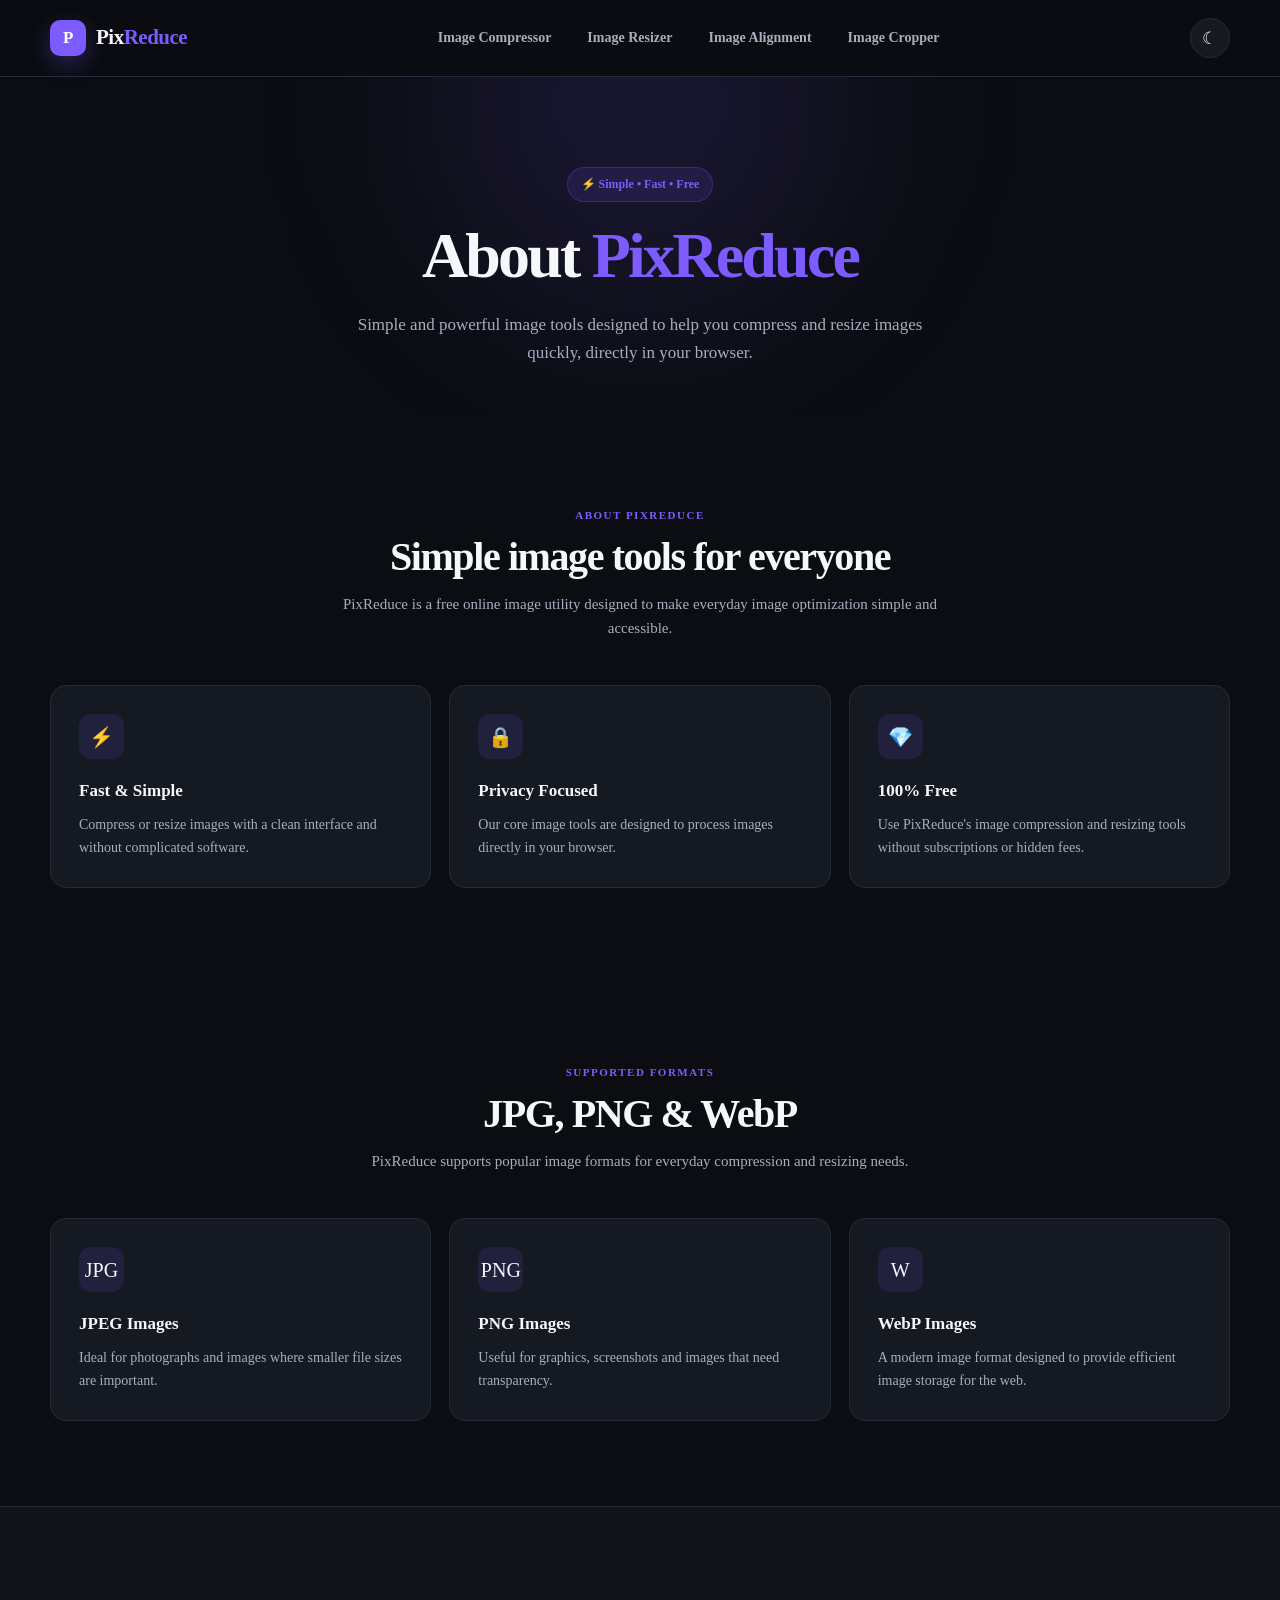
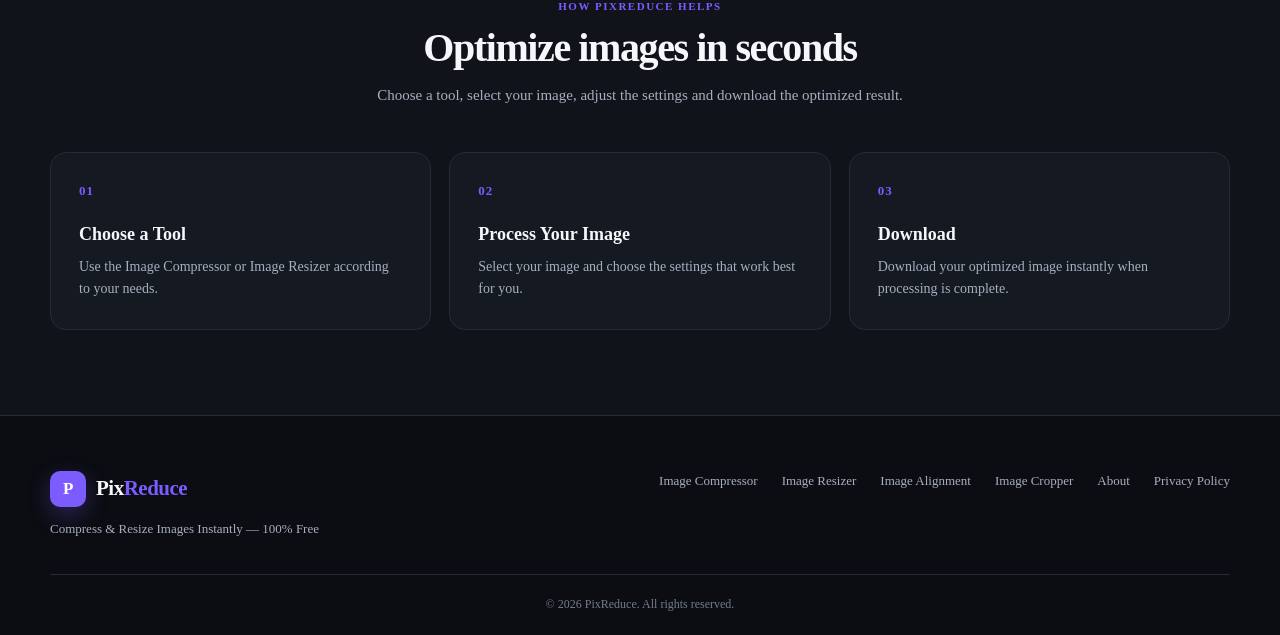
<file: about.html>
<!DOCTYPE html>
<html lang="en">
<head>
    <meta charset="UTF-8">

    <meta name="viewport" content="width=device-width, initial-scale=1.0">

    <title>About PixReduce — Free Image Tools</title>

    <meta name="description"
          content="Learn about PixReduce, a free browser-based image compressor and resizer. Your images are processed locally on your device.">

    <meta name="keywords"
          content="about PixReduce, image compressor privacy, image resizer privacy, free image tools">

    <meta name="author" content="PixReduce">
	
	
	<!-- Google tag (gtag.js) -->

	<script async src="https://www.googletagmanager.com/gtag/js?id=G-7XGEXBZPCZ"></script>

	<script>
	  window.dataLayer = window.dataLayer || [];
	  function gtag(){dataLayer.push(arguments);}
	  gtag('js', new Date());

	  gtag('config', 'G-7XGEXBZPCZ');
	</script>

	

    <!-- CSS -->
    <link rel="stylesheet" href="css/style.css">

    <!-- Favicon -->
    <link rel="icon" type="image/svg+xml" href="assets/favicon.svg">
</head>

<body>

    <!-- =========================
         HEADER / NAVBAR
    ========================== -->
    <header class="site-header">

        <div class="container navbar">

            <!-- Logo -->
            <a href="index.html" class="logo">
                <span class="logo-icon">P</span>
                <span class="logo-text">
                    Pix<span>Reduce</span>
                </span>
            </a>

            <!-- Navigation -->
            <nav class="main-nav">

                <a href="index.html" class="nav-link">
                    Image Compressor
                </a>

                <a href="resize.html" class="nav-link">
                    Image Resizer
                </a>
				
				<a href="alignment.html" class="nav-link">
					Image Alignment
				</a>

				<a href="crop.html" class="nav-link">
					Image Cropper
				</a>

            </nav>

            <!-- Theme Toggle -->
            <button
                class="theme-toggle"
                id="themeToggle"
                type="button"
                aria-label="Toggle dark and light mode">
                ☾
            </button>

        </div>

    </header>


    <!-- =========================
         MAIN CONTENT
    ========================== -->
  <main>

    <!-- HERO -->
    <section class="hero-section">

        <div class="container hero-content">

            <div class="hero-badge">
                ⚡ Simple • Fast • Free
            </div>

            <h1>
                About
                <span>PixReduce</span>
            </h1>

            <p class="hero-description">
                Simple and powerful image tools designed to help you
                compress and resize images quickly, directly in your browser.
            </p>

        </div>

    </section>


    <!-- ABOUT SECTION -->
    <section class="features-section">

        <div class="container">

            <div class="section-heading">

                <span class="section-label">
                    ABOUT PIXREDUCE
                </span>

                <h2>
                    Simple image tools for everyone
                </h2>

                <p>
                    PixReduce is a free online image utility designed to
                    make everyday image optimization simple and accessible.
                </p>

            </div>


            <div class="features-grid">

                <article class="feature-card">

                    <div class="feature-icon">
                        ⚡
                    </div>

                    <h3>
                        Fast & Simple
                    </h3>

                    <p>
                        Compress or resize images with a clean interface
                        and without complicated software.
                    </p>

                </article>


                <article class="feature-card">

                    <div class="feature-icon">
                        🔒
                    </div>

                    <h3>
                        Privacy Focused
                    </h3>

                    <p>
                        Our core image tools are designed to process images
                        directly in your browser.
                    </p>

                </article>


                <article class="feature-card">

                    <div class="feature-icon">
                        💎
                    </div>

                    <h3>
                        100% Free
                    </h3>

                    <p>
                        Use PixReduce's image compression and resizing tools
                        without subscriptions or hidden fees.
                    </p>

                </article>

            </div>

        </div>

    </section>


    <!-- SUPPORTED FORMATS -->
    <section class="features-section">

        <div class="container">

            <div class="section-heading">

                <span class="section-label">
                    SUPPORTED FORMATS
                </span>

                <h2>
                    JPG, PNG & WebP
                </h2>

                <p>
                    PixReduce supports popular image formats for everyday
                    compression and resizing needs.
                </p>

            </div>


            <div class="features-grid">

                <article class="feature-card">

                    <div class="feature-icon">
                        JPG
                    </div>

                    <h3>
                        JPEG Images
                    </h3>

                    <p>
                        Ideal for photographs and images where smaller
                        file sizes are important.
                    </p>

                </article>


                <article class="feature-card">

                    <div class="feature-icon">
                        PNG
                    </div>

                    <h3>
                        PNG Images
                    </h3>

                    <p>
                        Useful for graphics, screenshots and images that
                        need transparency.
                    </p>

                </article>


                <article class="feature-card">

                    <div class="feature-icon">
                        W
                    </div>

                    <h3>
                        WebP Images
                    </h3>

                    <p>
                        A modern image format designed to provide efficient
                        image storage for the web.
                    </p>

                </article>

            </div>

        </div>

    </section>


    <!-- HOW IT WORKS -->
    <section class="how-section">

        <div class="container">

            <div class="section-heading">

                <span class="section-label">
                    HOW PIXREDUCE HELPS
                </span>

                <h2>
                    Optimize images in seconds
                </h2>

                <p>
                    Choose a tool, select your image, adjust the settings
                    and download the optimized result.
                </p>

            </div>


            <div class="steps-grid">

                <div class="step-card">

                    <div class="step-number">
                        01
                    </div>

                    <h3>
                        Choose a Tool
                    </h3>

                    <p>
                        Use the Image Compressor or Image Resizer
                        according to your needs.
                    </p>

                </div>


                <div class="step-card">

                    <div class="step-number">
                        02
                    </div>

                    <h3>
                        Process Your Image
                    </h3>

                    <p>
                        Select your image and choose the settings
                        that work best for you.
                    </p>

                </div>


                <div class="step-card">

                    <div class="step-number">
                        03
                    </div>

                    <h3>
                        Download
                    </h3>

                    <p>
                        Download your optimized image instantly
                        when processing is complete.
                    </p>

                </div>

            </div>

        </div>

    </section>

</main>


    <!-- =========================
         FOOTER
    ========================== -->
    <footer class="site-footer">

        <div class="container footer-content">

            <div class="footer-brand">

                <a href="index.html" class="logo">
                    <span class="logo-icon">P</span>
                    <span class="logo-text">
                        Pix<span>Reduce</span>
                    </span>
                </a>

                <p>
                    Compress & Resize Images Instantly — 100% Free
                </p>

            </div>

		<div class="footer-links">

            <a href="index.html">
                Image Compressor
            </a>

            <a href="resize.html">
                Image Resizer
            </a>

            <a href="alignment.html">
                Image Alignment
            </a>

            <a href="crop.html">
                Image Cropper
            </a>

            <a href="about.html">
                About
            </a>

            <a href="privacy.html">
                Privacy Policy
            </a>

        </div>

        </div>


        <div class="container footer-bottom">

            <p>
                © 2026 PixReduce. All rights reserved.
            </p>

        </div>

    </footer>


    <!-- JavaScript -->
    <script src="js/script.js"></script>

</body>
</html>
</file>
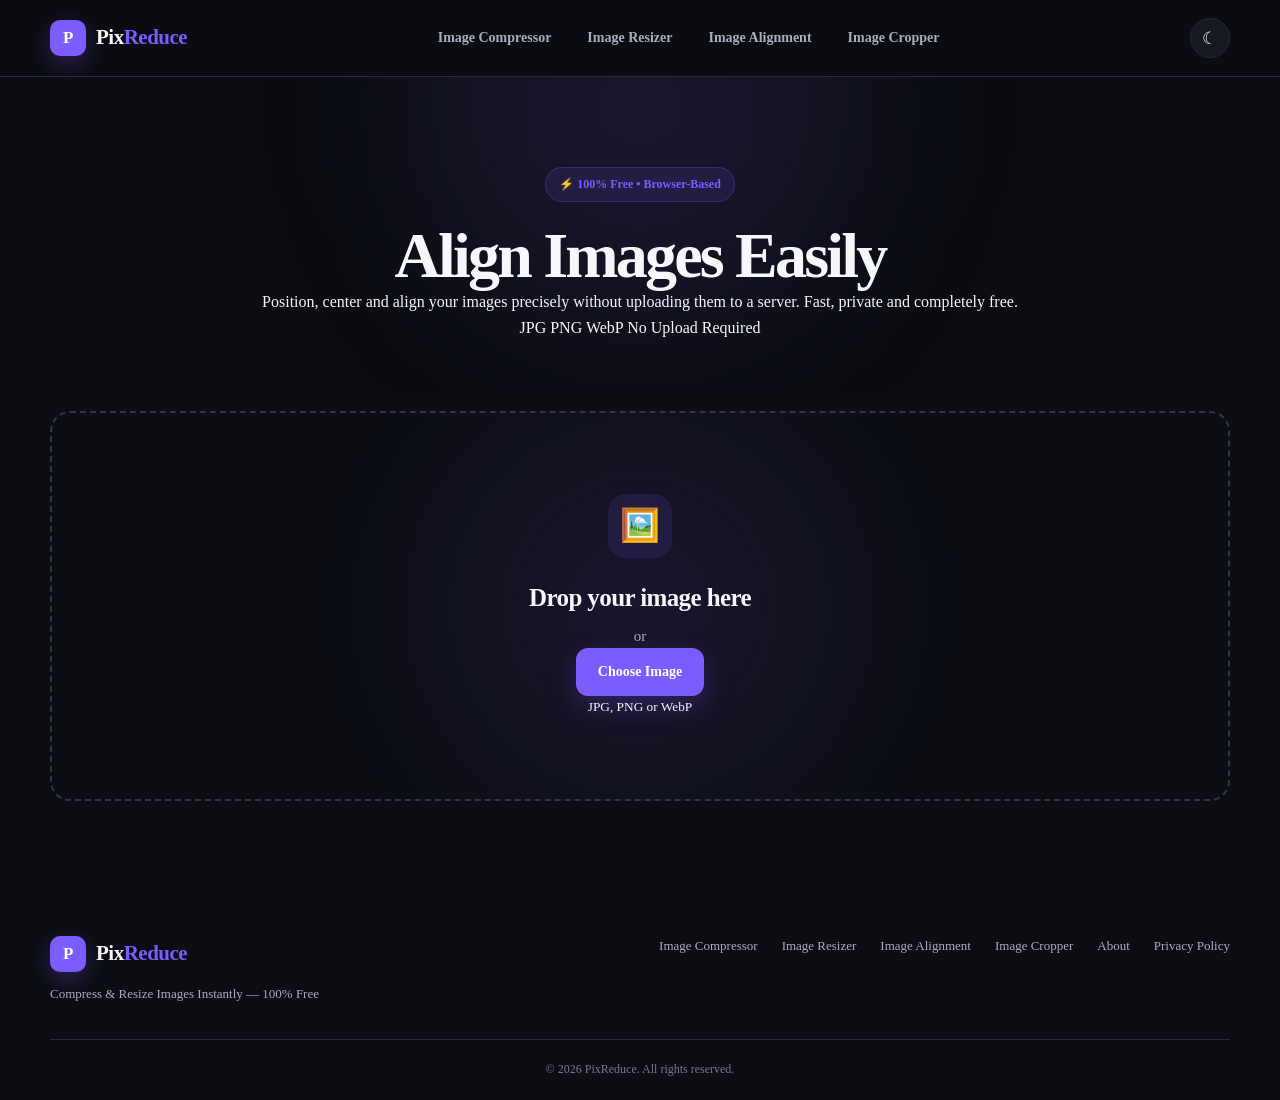
<file: alignment.html>
<!DOCTYPE html>

<html lang="en">
<head>
    <meta charset="UTF-8">
    <meta name="viewport" content="width=device-width, initial-scale=1.0">
    <meta name="description" content="Align images easily with PixReduce. Move, center and position images precisely in your browser. 100% free.">
    <meta name="keywords" content="image alignment, align image, image position tool, center image, free image tool">
    <meta name="author" content="PixReduce">
    <title>Image Alignment Tool — PixReduce</title>

<link rel="stylesheet" href="./css/style.css?v=2">

	<!-- Favicon -->
    <link rel="icon" type="image/svg+xml" href="assets/favicon.svg">
</head>

<body>

<header class="site-header">
    <div class="container navbar">
        <a href="index.html" class="logo">
            <span class="logo-icon">P</span>
            <span class="logo-text">
                Pix<span>Reduce</span>
            </span>
        </a>

    <nav class="main-nav">

           <a href="index.html" class="nav-link">
                    Image Compressor
                </a>

                <a href="resize.html" class="nav-link">
                    Image Resizer
                </a>
				
				<a href="alignment.html" class="nav-link">
					Image Alignment
				</a>

				<a href="crop.html" class="nav-link">
					Image Cropper
				</a>

    </nav>

    <button class="theme-toggle" id="themeToggle" type="button" aria-label="Toggle dark and light mode">☾</button>
</div>

</header>

<main>

<section class="hero-section">
    <div class="container hero-content">
        <div class="hero-badge">⚡ 100% Free • Browser-Based</div>

        <h1>Align Images Easily</h1>

        <p>
            Position, center and align your images precisely without uploading them to a server.
            Fast, private and completely free.
        </p>

        <div class="format-badges">
            <span>JPG</span>
            <span>PNG</span>
            <span>WebP</span>
            <span>No Upload Required</span>
        </div>
    </div>
</section>

<section class="tool-section">
    <div class="container">

        <div class="tool-card">

            <div class="upload-area" id="alignmentUploadArea">
                <div class="upload-icon">🖼️</div>

                <h2>Drop your image here</h2>

                <p>or</p>

                <button class="primary-button" id="alignmentBrowseButton" type="button">
                    Choose Image
                </button>

                <input
                    type="file"
                    id="alignmentImageInput"
                    accept="image/jpeg,image/png,image/webp"
                    hidden
                >

                <small>JPG, PNG or WebP</small>
            </div>

            <div class="alignment-workspace" id="alignmentResultArea" hidden>

                <div class="alignment-preview-panel">
                    <div class="preview-header">
                        <h3>Preview</h3>
                    </div>

                    <div class="alignment-canvas-wrap" id="alignmentCanvasWrap">
                        <canvas id="alignmentCanvas"></canvas>
                    </div>
                </div>

                <div class="alignment-controls">

                    <div class="control-group">
                        <label>Horizontal Alignment</label>

                        <div class="control-buttons">
                            <button type="button" class="secondary-button" id="alignLeftButton">
                                Left
                            </button>

                            <button type="button" class="secondary-button" id="alignCenterButton">
                                Center
                            </button>

                            <button type="button" class="secondary-button" id="alignRightButton">
                                Right
                            </button>
                        </div>
                    </div>

                    <div class="control-group">
                        <label>Vertical Alignment</label>

                        <div class="control-buttons">
                            <button type="button" class="secondary-button" id="alignTopButton">
                                Top
                            </button>

                            <button type="button" class="secondary-button" id="alignMiddleButton">
                                Middle
                            </button>

                            <button type="button" class="secondary-button" id="alignBottomButton">
                                Bottom
                            </button>
                        </div>
                    </div>

                    <div class="control-group">
                        <label>Image Position</label>

                        <div class="position-buttons">
                            <button type="button" class="secondary-button" id="moveLeftButton">←</button>
                            <button type="button" class="secondary-button" id="moveUpButton">↑</button>
                            <button type="button" class="secondary-button" id="moveDownButton">↓</button>
                            <button type="button" class="secondary-button" id="moveRightButton">→</button>
                        </div>
                    </div>

                    <div class="control-group">
                        <label for="alignmentZoom">
                            Zoom: <span id="alignmentZoomValue">100%</span>
                        </label>

                        <input
                            type="range"
                            id="alignmentZoom"
                            min="25"
                            max="200"
                            value="100"
                        >
                    </div>

                    <div class="control-group">
                        <label>Rotation</label>

                        <div class="control-buttons">
                            <button type="button" class="secondary-button" id="rotateLeftButton">
                                ↶ Rotate
                            </button>

                            <button type="button" class="secondary-button" id="rotateRightButton">
                                Rotate ↷
                            </button>
                        </div>
                    </div>

                    <div class="alignment-actions">
                        <button type="button" class="primary-button" id="centerImageButton">
                            🎯 Center Image
                        </button>

                        <button type="button" class="primary-button" id="alignmentDownloadButton">
                            Download Image
                        </button>

                        <button type="button" class="secondary-button" id="alignmentResetButton">
                            Remove Image
                        </button>
                    </div>

                </div>

            </div>

        </div>

    </div>
</section>

</main>

<footer class="site-footer">
    <div class="container footer-content">

    <div class="footer-brand">
        <a href="index.html" class="logo">
            <span class="logo-icon">P</span>
            <span class="logo-text">Pix<span>Reduce</span></span>
        </a>

        <p>Compress & Resize Images Instantly — 100% Free</p>
    </div>

    <div class="footer-links">

            <a href="index.html">
                Image Compressor
            </a>

            <a href="resize.html">
                Image Resizer
            </a>

            <a href="alignment.html">
                Image Alignment
            </a>

            <a href="crop.html">
                Image Cropper
            </a>

            <a href="about.html">
                About
            </a>

            <a href="privacy.html">
                Privacy Policy
            </a>

        </div>

</div>

<div class="container footer-bottom">
    <p>© 2026 PixReduce. All rights reserved.</p>
</div>

</footer>

<script src="./js/alignment.js?v=1"></script>

<script>
    const themeToggle = document.getElementById("themeToggle");

    if (localStorage.getItem("pixreduce-theme") === "light") {
        document.body.classList.add("light-mode");
    }

    themeToggle.addEventListener("click", () => {
        document.body.classList.toggle("light-mode");

        localStorage.setItem(
            "pixreduce-theme",
            document.body.classList.contains("light-mode") ? "light" : "dark"
        );
    });
</script>

</body>
</html>
</file>
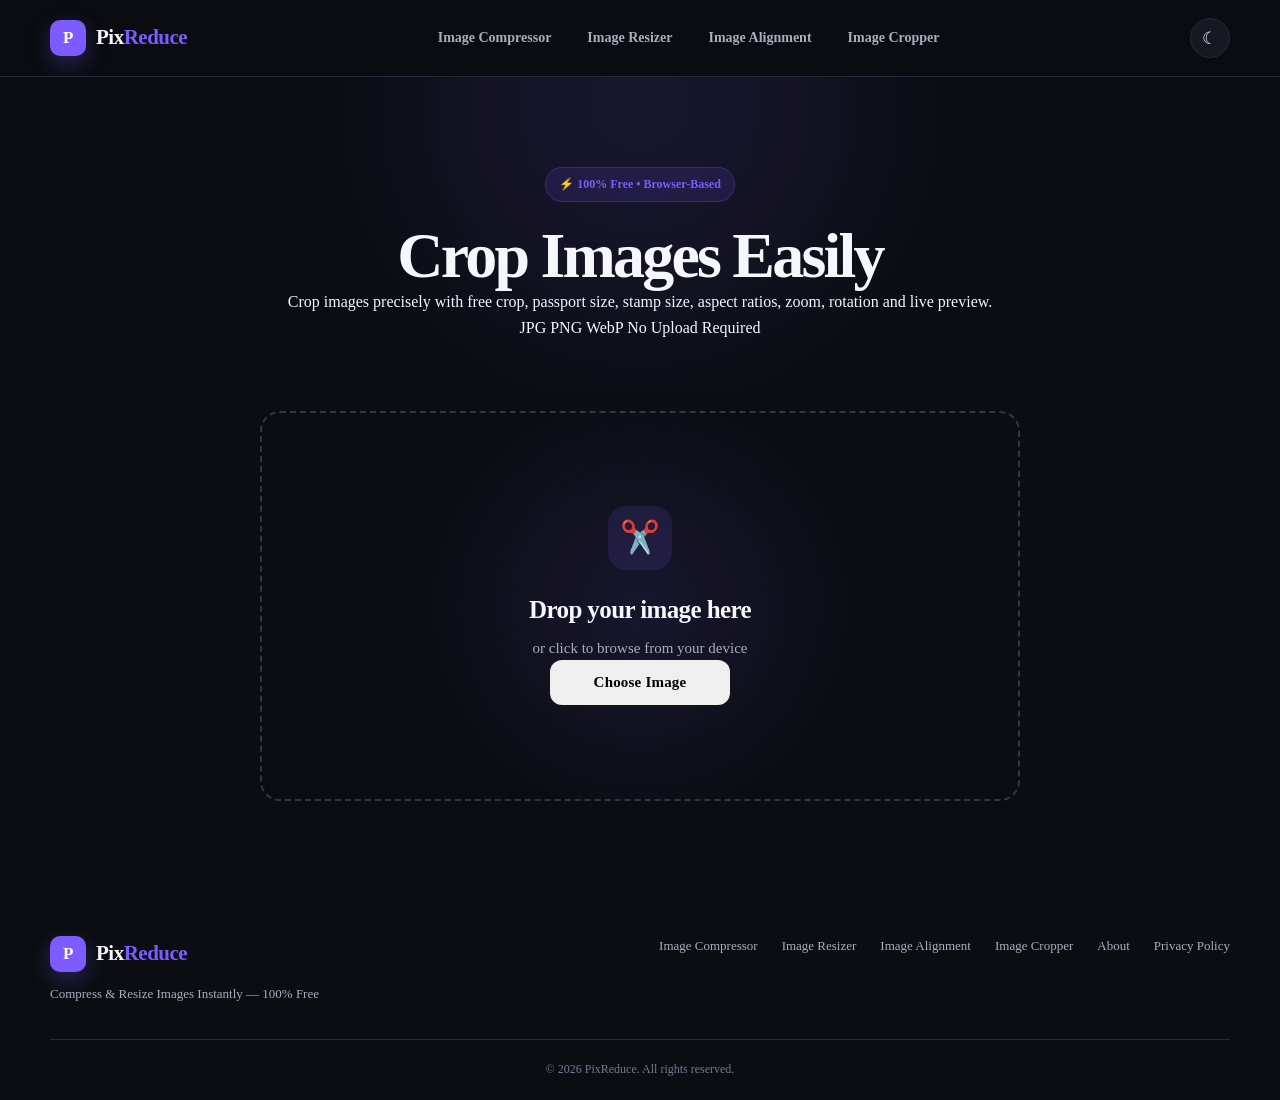
<file: crop.html>
<!DOCTYPE html>

<html lang="en">
<head>
    <meta charset="UTF-8">
    <meta name="viewport" content="width=device-width, initial-scale=1.0">

<title>Image Cropper — PixReduce</title>
<meta name="description" content="Free online image cropper with passport size, stamp size, aspect ratio, zoom, rotate and live preview.">

<link rel="stylesheet" href="./css/style.css?v=2">

<!-- Google tag (gtag.js) -->
<script async src="https://www.googletagmanager.com/gtag/js?id=G-7XGEXBZPCZ"></script>
<script>
    window.dataLayer = window.dataLayer || [];
    function gtag(){dataLayer.push(arguments);}
    gtag('js', new Date());
    gtag('config', 'G-7XGEXBZPCZ');
</script>

<style>
    /* ================================
       CROP PAGE
    ================================= */

    .crop-workspace {
        width: 100%;
    }

    /* Upload */

    .crop-upload-card {
        max-width: 760px;
        margin: 0 auto;
    }

    .crop-upload-card .upload-area {
        padding: 55px 30px;
    }

    #chooseImageBtn {
        min-width: 180px;
        padding: 14px 28px;
        border-radius: 12px;
        font-size: 15px;
        font-weight: 700;
        letter-spacing: .2px;
        border: none;
        cursor: pointer;
        transition:
            transform .2s ease,
            box-shadow .2s ease,
            opacity .2s ease;
    }

    #chooseImageBtn:hover {
        transform: translateY(-2px);
        box-shadow: 0 10px 25px rgba(37,99,235,.28);
    }

    #chooseImageBtn:active {
        transform: translateY(0);
    }

    /* Main 3 Column Layout */

    .crop-editor-layout {
        display: grid;
        grid-template-columns: 255px minmax(0, 1fr) 280px;
        gap: 18px;
        align-items: stretch;
        width: 100%;
    }

    .crop-panel {
        border: 1px solid rgba(128,128,128,.18);
        border-radius: 18px;
        padding: 18px;
        background: rgba(128,128,128,.035);
        min-width: 0;
    }

    .crop-panel-title {
        margin: 0 0 16px;
        font-size: 17px;
        font-weight: 700;
    }

    .crop-panel-subtitle {
        margin: -8px 0 15px;
        font-size: 12px;
        line-height: 1.5;
        opacity: .65;
    }

    /* Left Controls */

    .crop-control-section {
        margin-bottom: 18px;
    }

    .crop-control-section:last-child {
        margin-bottom: 0;
    }

    .crop-control-section label {
        display: block;
        margin-bottom: 7px;
        font-size: 12px;
        font-weight: 700;
        opacity: .8;
    }

    .preset-select {
        width: 100%;
        min-height: 44px;
        padding: 10px 12px;
        border-radius: 10px;
        border: 1px solid rgba(128,128,128,.28);
        background: inherit;
        color: inherit;
        font-size: 13px;
        cursor: pointer;
        outline: none;
    }

    .preset-select:focus {
        border-color: #2563eb;
        box-shadow: 0 0 0 3px rgba(37,99,235,.10);
    }

    .preset-select option {
        background: #ffffff;
        color: #111111;
    }

    body:not(.light-mode) .preset-select option {
        background: #1b1b1b;
        color: #ffffff;
    }

    .crop-divider {
        height: 1px;
        background: rgba(128,128,128,.16);
        margin: 17px 0;
    }

    /* Zoom */

    .zoom-value {
        float: right;
        font-weight: 700;
        opacity: .8;
    }

    #cropZoom {
        width: 100%;
        margin: 6px 0 0;
        cursor: pointer;
    }

    /* Rotate buttons */

    .rotate-buttons {
        display: grid;
        grid-template-columns: 1fr 1fr;
        gap: 8px;
    }

    .rotate-btn {
        min-height: 42px;
        border-radius: 10px;
        border: 1px solid rgba(128,128,128,.25);
        background: rgba(128,128,128,.08);
        color: inherit;
        font-size: 12px;
        font-weight: 700;
        cursor: pointer;
        transition: .2s ease;
    }

    .rotate-btn:hover {
        transform: translateY(-1px);
        border-color: #2563eb;
    }

    /* Info */

    .crop-info-list {
        display: grid;
        gap: 8px;
    }

    .crop-info-item {
        display: flex;
        align-items: center;
        justify-content: space-between;
        gap: 10px;
        padding: 10px 11px;
        border-radius: 10px;
        background: rgba(128,128,128,.08);
        font-size: 12px;
    }

    .crop-info-item span {
        opacity: .65;
    }

    .crop-info-item strong {
        font-size: 12px;
    }

    /* Center Editor */

    .crop-canvas-panel {
        display: flex;
        flex-direction: column;
        min-width: 0;
        min-height: 620px;
    }

    .crop-canvas-header {
        display: flex;
        align-items: center;
        justify-content: space-between;
        gap: 10px;
        margin-bottom: 12px;
    }

    .crop-canvas-header h3 {
        margin: 0;
        font-size: 17px;
    }

    .crop-canvas-tip {
        font-size: 11px;
        opacity: .6;
        text-align: right;
    }

    .crop-editor {
        flex: 1;
        min-height: 0;
        width: 100%;
        display: flex;
        align-items: center;
        justify-content: center;
        padding: 12px;
        border-radius: 15px;
        overflow: hidden;
        background:
            linear-gradient(45deg,#dddddd 25%,transparent 25%),
            linear-gradient(-45deg,#dddddd 25%,transparent 25%),
            linear-gradient(45deg,transparent 75%,#dddddd 75%),
            linear-gradient(-45deg,transparent 75%,#dddddd 75%);
        background-size: 20px 20px;
        background-position:
            0 0,
            0 10px,
            10px -10px,
            -10px 0;
    }

    #cropCanvas {
        display: block;
        max-width: 100%;
        max-height: 560px;
        width: auto;
        height: auto;
        border-radius: 8px;
        cursor: crosshair;
        touch-action: none;
        box-shadow: 0 8px 25px rgba(0,0,0,.16);
    }

    /* Right Preview */

    .crop-preview-panel {
        display: flex;
        flex-direction: column;
    }

    .preview-title-row {
        display: flex;
        align-items: center;
        justify-content: space-between;
        gap: 8px;
        margin-bottom: 12px;
    }

    .preview-title-row h3 {
        margin: 0;
        font-size: 17px;
    }

    .preview-live {
        font-size: 10px;
        padding: 5px 8px;
        border-radius: 20px;
        background: rgba(37,99,235,.12);
        color: #2563eb;
        font-weight: 700;
    }

    .crop-preview-box {
        flex: 1;
        min-height: 330px;
        display: flex;
        align-items: center;
        justify-content: center;
        overflow: hidden;
        border-radius: 14px;
        padding: 12px;
        background:
            linear-gradient(45deg,#ddd 25%,transparent 25%),
            linear-gradient(-45deg,#ddd 25%,transparent 25%),
            linear-gradient(45deg,transparent 75%,#ddd 75%),
            linear-gradient(-45deg,transparent 75%,#ddd 75%);
        background-size: 20px 20px;
        background-position:
            0 0,
            0 10px,
            10px -10px,
            -10px 0;
    }

    .crop-preview-box img {
        display: block;
        max-width: 100%;
        max-height: 100%;
        width: auto;
        height: auto;
        object-fit: contain;
        border-radius: 5px;
        box-shadow: 0 6px 20px rgba(0,0,0,.16);
    }

    .preview-note {
        margin: 11px 0 0;
        font-size: 11px;
        line-height: 1.5;
        opacity: .6;
    }

    /* Bottom Actions */

    .crop-bottom-actions {
        display: grid;
        grid-template-columns: 1fr 1fr;
        gap: 10px;
        margin-top: 14px;
    }

    .crop-bottom-actions button {
        min-height: 44px;
        border-radius: 10px;
        font-size: 12px;
        font-weight: 700;
        cursor: pointer;
    }

    /* Make primary button premium */

    .crop-bottom-actions .primary-btn {
        border: none;
        transition: .2s ease;
    }

    .crop-bottom-actions .primary-btn:hover {
        transform: translateY(-1px);
        box-shadow: 0 8px 22px rgba(37,99,235,.25);
    }

    /* Upload area styling */

    #cropUploadArea {
        border-radius: 18px;
        transition: .25s ease;
    }

    #cropUploadArea:hover {
        transform: translateY(-1px);
    }

    /* Desktop height optimization */

    @media (min-width: 1001px) {

        .crop-editor-layout {
            min-height: 650px;
        }

        .crop-canvas-panel,
        .crop-preview-panel {
            height: 650px;
            box-sizing: border-box;
        }

        .crop-editor {
            min-height: 0;
        }

        .crop-preview-box {
            min-height: 0;
        }
    }

    /* Tablet */

    @media (max-width: 1000px) {

        .crop-editor-layout {
            grid-template-columns: 220px minmax(0, 1fr);
        }

        .crop-preview-panel {
            grid-column: 1 / -1;
            min-height: 400px;
        }

        .crop-preview-box {
            min-height: 320px;
        }

        .crop-canvas-panel {
            min-height: 580px;
        }
    }

    /* Mobile */

    @media (max-width: 700px) {

        .crop-editor-layout {
            display: flex;
            flex-direction: column;
            gap: 14px;
        }

        .crop-panel {
            width: 100%;
            box-sizing: border-box;
        }

        .crop-canvas-panel {
            min-height: 430px;
            height: auto;
        }

        .crop-editor {
            min-height: 350px;
            padding: 8px;
        }

        #cropCanvas {
            max-height: 390px;
        }

        .crop-preview-panel {
            min-height: 380px;
        }

        .crop-preview-box {
            min-height: 300px;
        }

        .crop-bottom-actions {
            grid-template-columns: 1fr;
        }

        .crop-upload-card .upload-area {
            padding: 42px 20px;
        }

        .crop-canvas-header {
            align-items: flex-start;
        }

        .crop-canvas-tip {
            max-width: 130px;
        }
    }
	
	/* Crop Hero Center Alignment */

	.hero .hero-content {
	text-align: center;
	margin-left: auto;
	margin-right: auto;
	}

	.hero .hero-content .hero-badge,
	.hero .hero-content h1,
	.hero .hero-content p,
	.hero .hero-content .format-badges {
	margin-left: auto;
	margin-right: auto;
	}

	.hero .hero-content p {
	max-width: 720px;
	}

	.hero .format-badges {
	justify-content: center;
	}

</style>

	<!-- Favicon -->
    <link rel="icon" type="image/svg+xml" href="assets/favicon.svg">

</head>

<body>

<header class="site-header">
    <div class="container navbar">

    <a href="index.html" class="logo">
        <span class="logo-icon">P</span>
        <span class="logo-text">
            Pix<span>Reduce</span>
        </span>
    </a>

    <nav class="main-nav">

                <a href="index.html" class="nav-link">
                    Image Compressor
                </a>

                <a href="resize.html" class="nav-link">
                    Image Resizer
                </a>
				
				<a href="alignment.html" class="nav-link">
					Image Alignment
				</a>

				<a href="crop.html" class="nav-link">
					Image Cropper
				</a>

            </nav>

    <button
        class="theme-toggle"
        id="themeToggle"
        type="button"
        aria-label="Toggle dark and light mode">
        ☾
    </button>

</div>

</header>

<main>

<section class="hero">
    <div class="container hero-content">

    <div class="hero-badge">
        ⚡ 100% Free • Browser-Based
    </div>

    <h1>Crop Images Easily</h1>

    <p>
        Crop images precisely with free crop, passport size,
        stamp size, aspect ratios, zoom, rotation and live preview.
    </p>

    <div class="format-badges">
        <span>JPG</span>
        <span>PNG</span>
        <span>WebP</span>
        <span>No Upload Required</span>
    </div>

</div>

</section>


<section class="tool-section">
    <div class="container">

    <div class="tool-card crop-workspace">

        <!-- Upload -->
        <div
            class="crop-upload-card"
            id="cropUploadArea">

            <div class="upload-area">

                <div class="upload-icon">✂️</div>

                <h2>Drop your image here</h2>

                <p>or click to browse from your device</p>

                <button
                    type="button"
                    class="primary-btn"
                    id="chooseImageBtn">
                    Choose Image
                </button>

                <input
                    type="file"
                    id="cropImageInput"
                    accept="image/jpeg,image/png,image/webp"
                    hidden>

            </div>

        </div>

        <!-- Editor -->
        <div
            id="cropResultArea"
            style="display:none;">

            <div class="crop-editor-layout">

                <!-- LEFT -->
                <aside class="crop-panel">

                    <h3 class="crop-panel-title">
                        Crop Settings
                    </h3>

                    <p class="crop-panel-subtitle">
                        Select a crop type or adjust the crop area manually.
                    </p>

                    <div class="crop-control-section">

                        <label for="basicCropSelect">
                            📐 Basic Crop
                        </label>

                        <select
                            id="basicCropSelect"
                            class="preset-select">

                            <option value="free">
                                Free Crop
                            </option>

                            <option value="1">
                                1:1 Square
                            </option>

                            <option value="1.333333">
                                4:3
                            </option>

                            <option value="1.777778">
                                16:9
                            </option>

                            <option value="1.5">
                                3:2
                            </option>

                        </select>

                    </div>

                    <div class="crop-control-section">

                        <label for="passportSelect">
                            🪪 Passport / Visa
                        </label>

                        <select
                            id="passportSelect"
                            class="preset-select">

                            <option value="">
                                Select Size
                            </option>

                            <option value="0.777778">
                                India — 35 × 45 mm
                            </option>

                            <option value="1">
                                US — 2 × 2 inch
                            </option>

                            <option value="0.777778">
                                UK — 35 × 45 mm
                            </option>

                            <option value="0.777778">
                                Schengen — 35 × 45 mm
                            </option>

                            <option value="0.714286">
                                Canada — 50 × 70 mm
                            </option>

                            <option value="0.777778">
                                Australia — 35 × 45 mm
                            </option>

                            <option value="0.6875">
                                China — 33 × 48 mm
                            </option>

                            <option value="0.777778">
                                Japan — 35 × 45 mm
                            </option>

                            <option value="1">
                                Visa — 2 × 2 inch
                            </option>

                            <option value="0.75">
                                30 × 40 mm
                            </option>

                            <option value="0.666667">
                                30 × 45 mm
                            </option>

                        </select>

                    </div>

                    <div class="crop-control-section">

                        <label for="stampSelect">
                            📮 Stamp / Small Photo
                        </label>

                        <select
                            id="stampSelect"
                            class="preset-select">

                            <option value="">
                                Select Size
                            </option>

                            <option value="1.25">
                                25 × 20 mm
                            </option>

                            <option value="1">
                                25 × 25 mm
                            </option>

                            <option value="0.8">
                                20 × 25 mm
                            </option>

                            <option value="1.2">
                                30 × 25 mm
                            </option>

                            <option value="1.333333">
                                40 × 30 mm
                            </option>

                            <option value="1.666667">
                                50 × 30 mm
                            </option>

                            <option value="1.5">
                                45 × 30 mm
                            </option>

                            <option value="2">
                                50 × 25 mm
                            </option>

                            <option value="1.428571">
                                50 × 35 mm
                            </option>

                            <option value="1.6">
                                40 × 25 mm
                            </option>

                            <option value="1.75">
                                35 × 20 mm
                            </option>

                            <option value="1">
                                30 × 30 mm Square
                            </option>

                        </select>

                    </div>

                    <div class="crop-divider"></div>

                    <div class="crop-control-section">

                        <label for="cropZoom">
                            Zoom
                            <span
                                class="zoom-value"
                                id="zoomValue">
                                100%
                            </span>
                        </label>

                        <input
                            type="range"
                            id="cropZoom"
                            min="50"
                            max="200"
                            value="100">

                    </div>

                    <div class="crop-control-section">

                        <label>
                            Rotation
                        </label>

                        <div class="rotate-buttons">

                            <button
                                type="button"
                                class="rotate-btn"
                                id="rotateLeft">
                                ↶ Left
                            </button>

                            <button
                                type="button"
                                class="rotate-btn"
                                id="rotateRight">
                                ↷ Right
                            </button>

                        </div>

                    </div>

                    <div class="crop-divider"></div>

                    <div class="crop-info-list">

                        <div class="crop-info-item">
                            <span>Crop</span>
                            <strong id="cropDimensions">
                                0 × 0
                            </strong>
                        </div>

                        <div class="crop-info-item">
                            <span>Mode</span>
                            <strong id="cropMode">
                                Free
                            </strong>
                        </div>

                    </div>

                </aside>

                <!-- CENTER -->
                <section class="crop-panel crop-canvas-panel">

                    <div class="crop-canvas-header">

                        <h3>
                            ✂️ Crop Area
                        </h3>

                        <span class="crop-canvas-tip">
                            Drag inside to move • Drag handles to resize
                        </span>

                    </div>

                    <div class="crop-editor">

                        <canvas id="cropCanvas"></canvas>

                    </div>

                </section>

                <!-- RIGHT -->
                <aside class="crop-panel crop-preview-panel">

                    <div class="preview-title-row">

                        <h3>
                            Preview
                        </h3>

                        <span class="preview-live">
                            LIVE
                        </span>

                    </div>

                    <div class="crop-preview-box">

                        <img
                            id="cropPreview"
                            alt="Cropped image preview">

                    </div>

                    <p class="preview-note">
                        Your cropped image updates here automatically before download.
                    </p>

                    <div class="crop-bottom-actions">

                        <button
                            type="button"
                            class="primary-btn"
                            id="downloadCrop">
                            ⬇ Download
                        </button>

                        <button
                            type="button"
                            class="secondary-btn"
                            id="removeCrop">
                            ✕ Remove
                        </button>

                    </div>

                </aside>

            </div>

        </div>

    </div>

</div>

</section>

</main>

<footer class="site-footer">

    <div class="container footer-content">

        <div class="footer-brand">

            <a href="index.html" class="logo">
                <span class="logo-icon">P</span>
                <span class="logo-text">
                    Pix<span>Reduce</span>
                </span>
            </a>

            <p>
                Compress & Resize Images Instantly — 100% Free
            </p>

        </div>

        <div class="footer-links">

            <a href="index.html">
                Image Compressor
            </a>

            <a href="resize.html">
                Image Resizer
            </a>

            <a href="alignment.html">
                Image Alignment
            </a>

            <a href="crop.html">
                Image Cropper
            </a>

            <a href="about.html">
                About
            </a>

            <a href="privacy.html">
                Privacy Policy
            </a>

        </div>

    </div>

    <div class="container footer-bottom">

        <p>
            © 2026 PixReduce. All rights reserved.
        </p>

    </div>

</footer>


<script>
document.addEventListener("DOMContentLoaded", function () {

    const themeToggle =
        document.getElementById("themeToggle");

    if (
        localStorage.getItem("pixreduce-theme") === "light"
    ) {
        document.body.classList.add("light-mode");
        themeToggle.textContent = "☀";
    }

    themeToggle.addEventListener("click", function () {

        document.body.classList.toggle("light-mode");

        if (
            document.body.classList.contains("light-mode")
        ) {

            localStorage.setItem(
                "pixreduce-theme",
                "light"
            );

            themeToggle.textContent = "☀";

        } else {

            localStorage.setItem(
                "pixreduce-theme",
                "dark"
            );

            themeToggle.textContent = "☾";

        }

    });

});
</script>

<script src="./js/crop.js?v=5"></script>

</body>
</html>
</file>
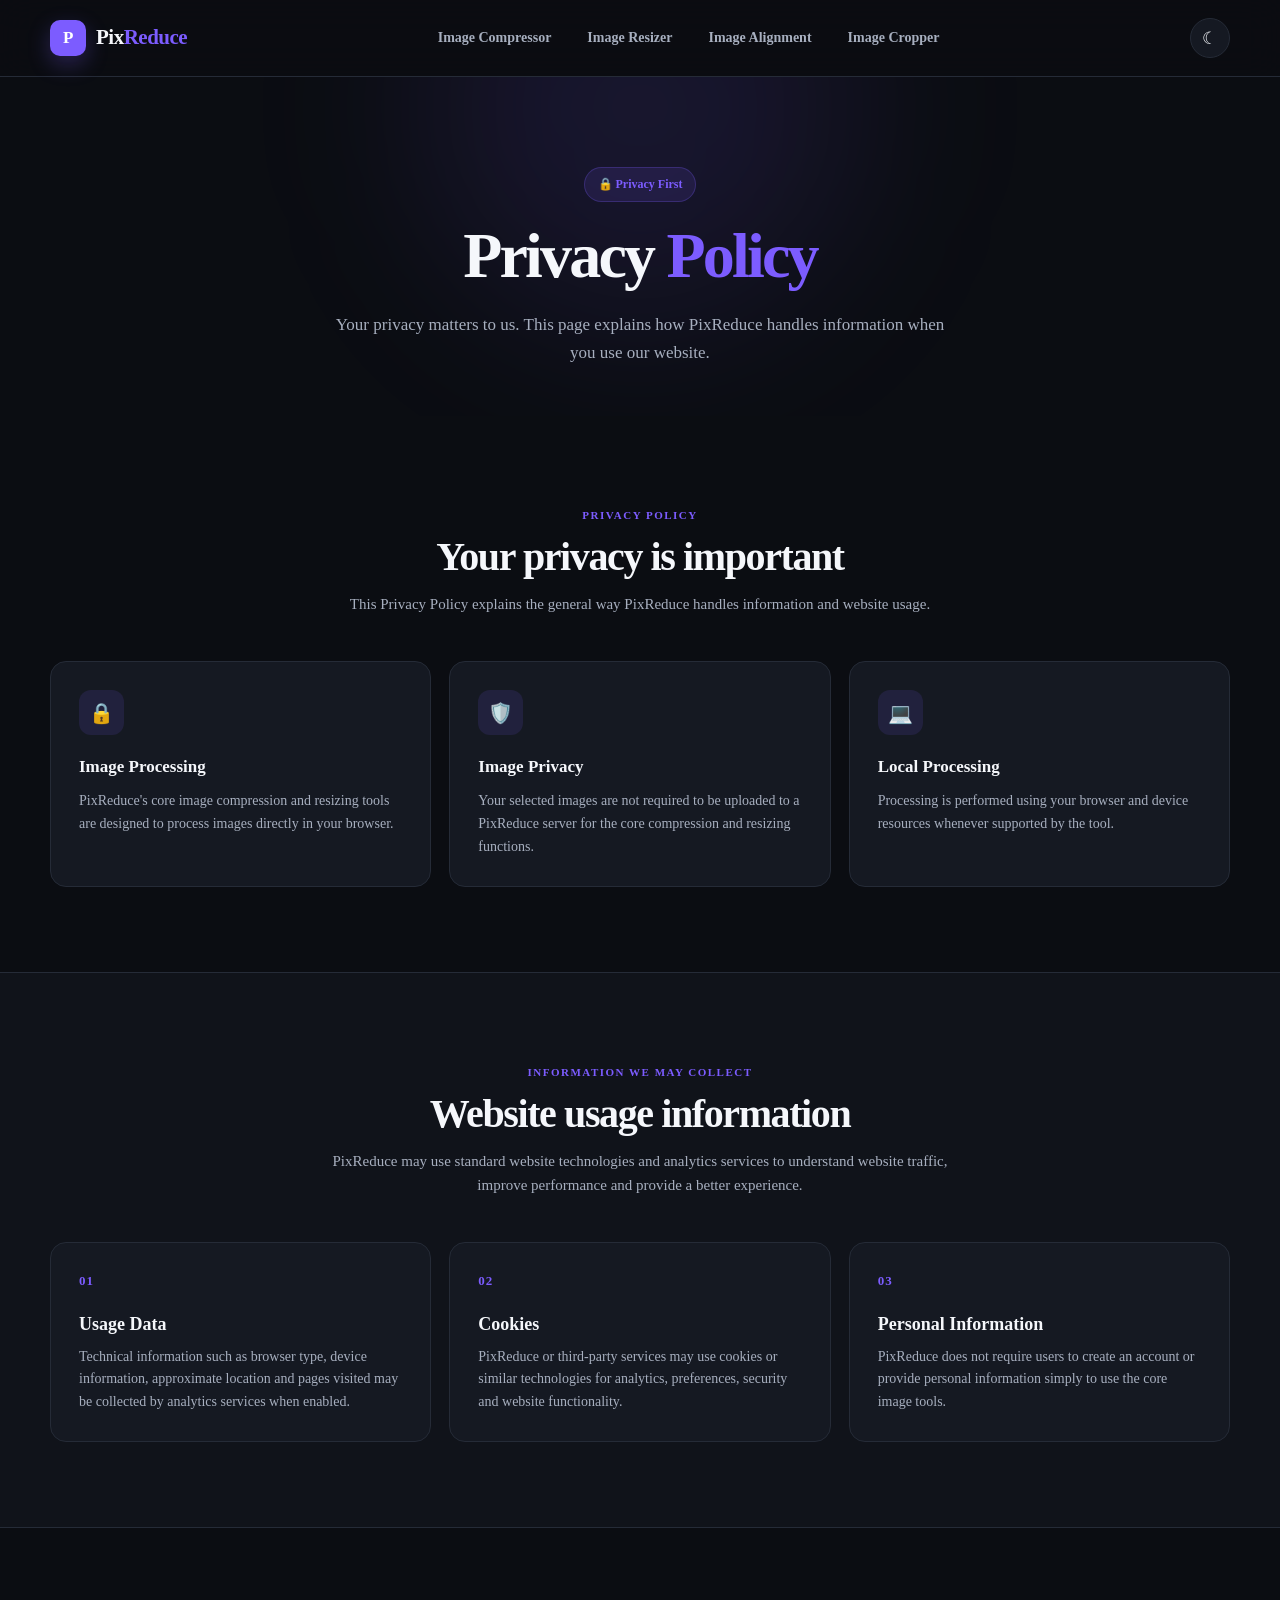
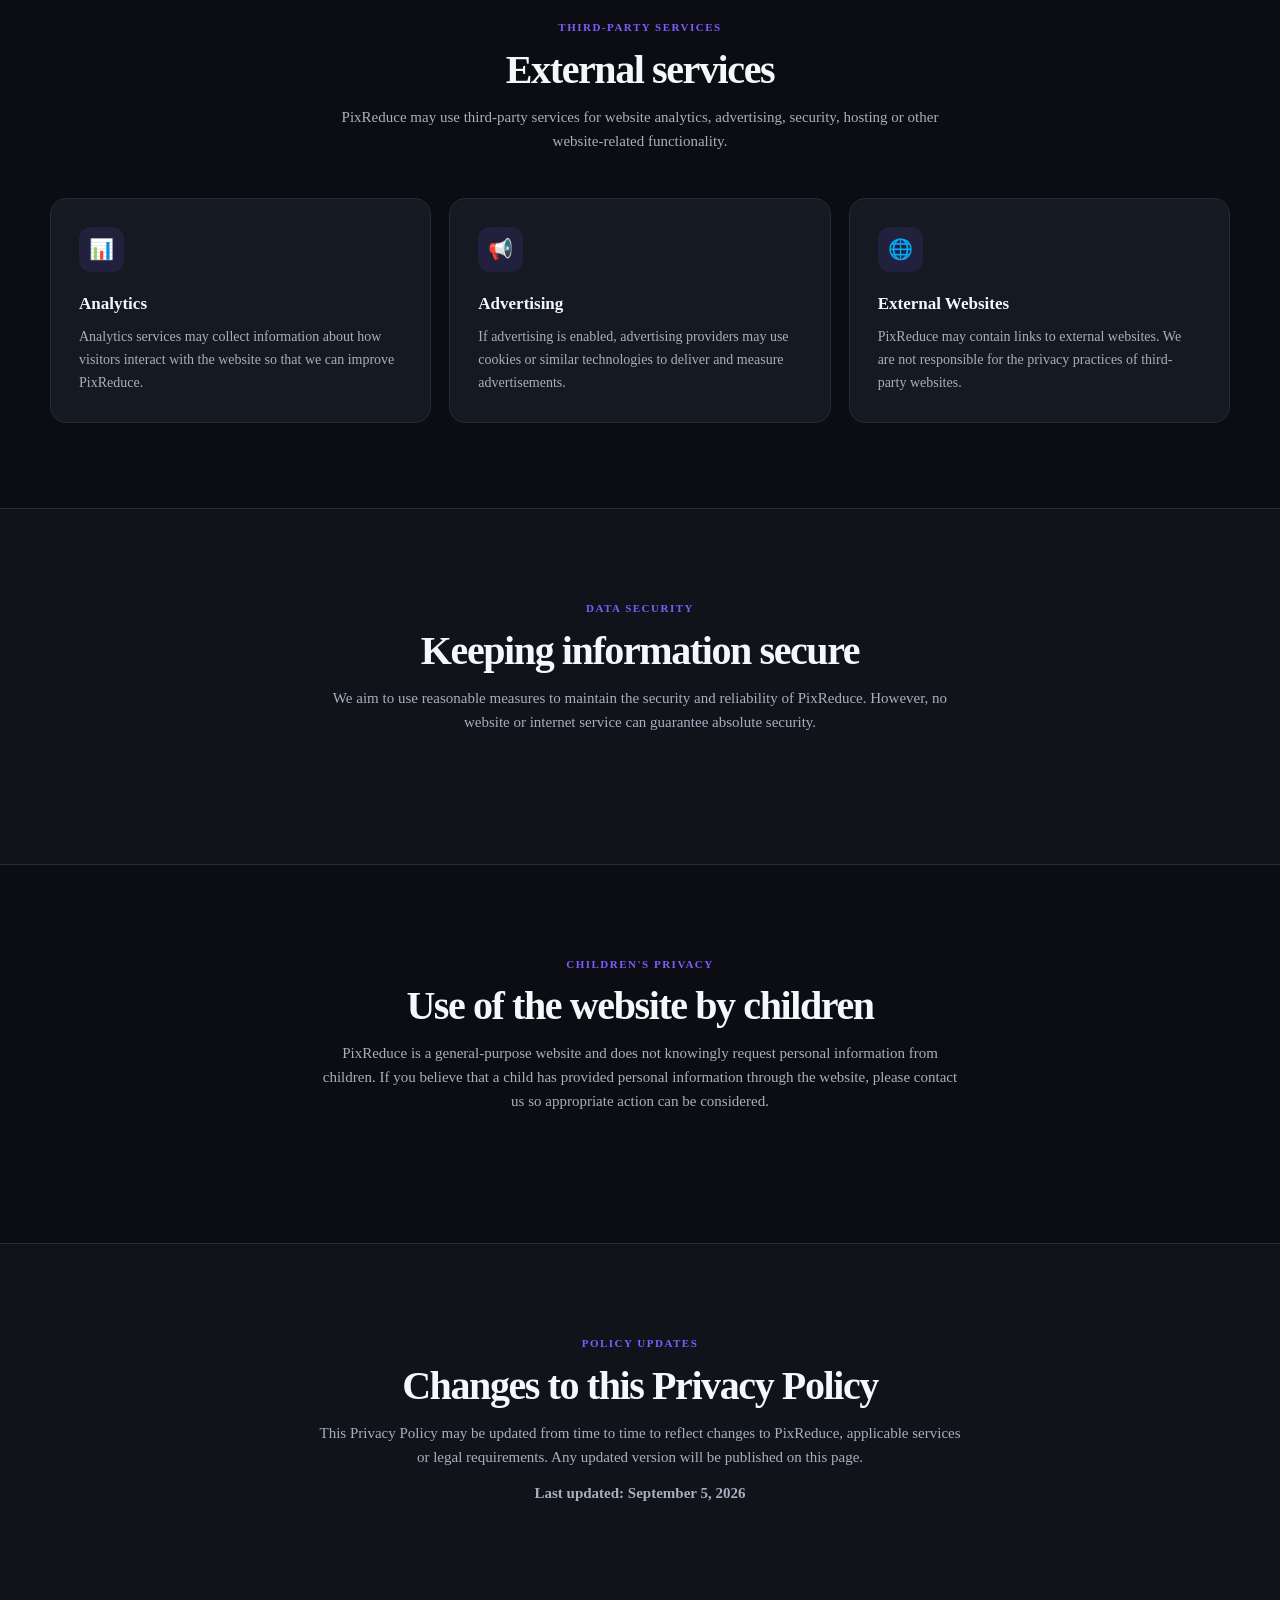
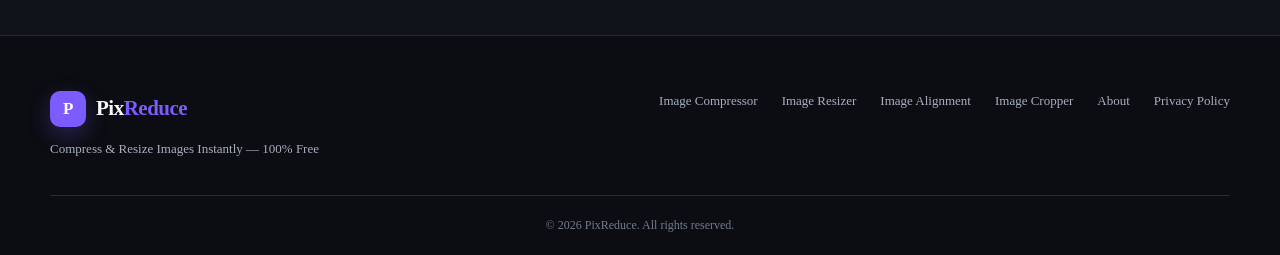
<file: privacy.html>
<!DOCTYPE html>
<html lang="en">
<head>
    <meta charset="UTF-8">

    <meta name="viewport" content="width=device-width, initial-scale=1.0">

    <title>Privacy Policy — PixReduce</title>

    <meta name="description"
          content="PixReduce Privacy Policy. Learn how PixReduce handles images, personal information, cookies and website usage.">

    <meta name="keywords"
          content="PixReduce privacy policy, image compressor privacy, image resizer privacy">

    <meta name="author" content="PixReduce">
	
	<!-- Google tag (gtag.js) -->

	<script async src="https://www.googletagmanager.com/gtag/js?id=G-7XGEXBZPCZ"></script>

	<script>
	  window.dataLayer = window.dataLayer || [];
	  function gtag(){dataLayer.push(arguments);}
	  gtag('js', new Date());

	  gtag('config', 'G-7XGEXBZPCZ');
	</script>


    <!-- CSS -->
    <link rel="stylesheet" href="css/style.css">

    <!-- Favicon -->
    <link rel="icon" type="image/svg+xml" href="assets/favicon.svg">
</head>

<body>

    <!-- =========================
         HEADER / NAVBAR
    ========================== -->
    <header class="site-header">

        <div class="container navbar">

            <!-- Logo -->
            <a href="index.html" class="logo">
                <span class="logo-icon">P</span>
                <span class="logo-text">
                    Pix<span>Reduce</span>
                </span>
            </a>

            <!-- Navigation -->
            <nav class="main-nav">

                <a href="index.html" class="nav-link">
                    Image Compressor
                </a>

                <a href="resize.html" class="nav-link">
                    Image Resizer
                </a>
				
				<a href="alignment.html" class="nav-link">
					Image Alignment
				</a>

				<a href="crop.html" class="nav-link">
					Image Cropper
				</a>

            </nav>

            <!-- Theme Toggle -->
            <button
                class="theme-toggle"
                id="themeToggle"
                type="button"
                aria-label="Toggle dark and light mode">
                ☾
            </button>

        </div>

    </header>


    <!-- =========================
         MAIN CONTENT
    ========================== -->
    <main>

        <!-- HERO -->
        <section class="hero-section">

            <div class="container hero-content">

                <div class="hero-badge">
                    🔒 Privacy First
                </div>

                <h1>
                    Privacy
                    <span>Policy</span>
                </h1>

                <p class="hero-description">
                    Your privacy matters to us. This page explains how
                    PixReduce handles information when you use our website.
                </p>

            </div>

        </section>


        <!-- PRIVACY CONTENT -->
        <section class="features-section">

            <div class="container">

                <div class="section-heading">

                    <span class="section-label">
                        PRIVACY POLICY
                    </span>

                    <h2>
                        Your privacy is important
                    </h2>

                    <p>
                        This Privacy Policy explains the general way
                        PixReduce handles information and website usage.
                    </p>

                </div>


                <div class="features-grid">

                    <article class="feature-card">

                        <div class="feature-icon">
                            🔒
                        </div>

                        <h3>
                            Image Processing
                        </h3>

                        <p>
                            PixReduce's core image compression and resizing
                            tools are designed to process images directly
                            in your browser.
                        </p>

                    </article>


                    <article class="feature-card">

                        <div class="feature-icon">
                            🛡️
                        </div>

                        <h3>
                            Image Privacy
                        </h3>

                        <p>
                            Your selected images are not required to be
                            uploaded to a PixReduce server for the core
                            compression and resizing functions.
                        </p>

                    </article>


                    <article class="feature-card">

                        <div class="feature-icon">
                            💻
                        </div>

                        <h3>
                            Local Processing
                        </h3>

                        <p>
                            Processing is performed using your browser and
                            device resources whenever supported by the tool.
                        </p>

                    </article>

                </div>

            </div>

        </section>


        <!-- INFORMATION -->
        <section class="how-section">

            <div class="container">

                <div class="section-heading">

                    <span class="section-label">
                        INFORMATION WE MAY COLLECT
                    </span>

                    <h2>
                        Website usage information
                    </h2>

                    <p>
                        PixReduce may use standard website technologies and
                        analytics services to understand website traffic,
                        improve performance and provide a better experience.
                    </p>

                </div>


                <div class="steps-grid">

                    <div class="step-card">

                        <div class="step-number">
                            01
                        </div>

                        <h3>
                            Usage Data
                        </h3>

                        <p>
                            Technical information such as browser type,
                            device information, approximate location and
                            pages visited may be collected by analytics
                            services when enabled.
                        </p>

                    </div>


                    <div class="step-card">

                        <div class="step-number">
                            02
                        </div>

                        <h3>
                            Cookies
                        </h3>

                        <p>
                            PixReduce or third-party services may use cookies
                            or similar technologies for analytics, preferences,
                            security and website functionality.
                        </p>

                    </div>


                    <div class="step-card">

                        <div class="step-number">
                            03
                        </div>

                        <h3>
                            Personal Information
                        </h3>

                        <p>
                            PixReduce does not require users to create an
                            account or provide personal information simply
                            to use the core image tools.
                        </p>

                    </div>

                </div>

            </div>

        </section>


        <!-- THIRD-PARTY SERVICES -->
        <section class="features-section">

            <div class="container">

                <div class="section-heading">

                    <span class="section-label">
                        THIRD-PARTY SERVICES
                    </span>

                    <h2>
                        External services
                    </h2>

                    <p>
                        PixReduce may use third-party services for website
                        analytics, advertising, security, hosting or other
                        website-related functionality.
                    </p>

                </div>


                <div class="features-grid">

                    <article class="feature-card">

                        <div class="feature-icon">
                            📊
                        </div>

                        <h3>
                            Analytics
                        </h3>

                        <p>
                            Analytics services may collect information about
                            how visitors interact with the website so that
                            we can improve PixReduce.
                        </p>

                    </article>


                    <article class="feature-card">

                        <div class="feature-icon">
                            📢
                        </div>

                        <h3>
                            Advertising
                        </h3>

                        <p>
                            If advertising is enabled, advertising providers
                            may use cookies or similar technologies to deliver
                            and measure advertisements.
                        </p>

                    </article>


                    <article class="feature-card">

                        <div class="feature-icon">
                            🌐
                        </div>

                        <h3>
                            External Websites
                        </h3>

                        <p>
                            PixReduce may contain links to external websites.
                            We are not responsible for the privacy practices
                            of third-party websites.
                        </p>

                    </article>

                </div>

            </div>

        </section>


        <!-- DATA SECURITY -->
        <section class="how-section">

            <div class="container">

                <div class="section-heading">

                    <span class="section-label">
                        DATA SECURITY
                    </span>

                    <h2>
                        Keeping information secure
                    </h2>

                    <p>
                        We aim to use reasonable measures to maintain the
                        security and reliability of PixReduce. However,
                        no website or internet service can guarantee
                        absolute security.
                    </p>

                </div>

            </div>

        </section>


        <!-- CHILDREN -->
        <section class="features-section">

            <div class="container">

                <div class="section-heading">

                    <span class="section-label">
                        CHILDREN'S PRIVACY
                    </span>

                    <h2>
                        Use of the website by children
                    </h2>

                    <p>
                        PixReduce is a general-purpose website and does not
                        knowingly request personal information from children.
                        If you believe that a child has provided personal
                        information through the website, please contact us
                        so appropriate action can be considered.
                    </p>

                </div>

            </div>

        </section>


        <!-- POLICY CHANGES -->
        <section class="how-section">

            <div class="container">

                <div class="section-heading">

                    <span class="section-label">
                        POLICY UPDATES
                    </span>

                    <h2>
                        Changes to this Privacy Policy
                    </h2>

                    <p>
                        This Privacy Policy may be updated from time to time
                        to reflect changes to PixReduce, applicable services
                        or legal requirements. Any updated version will be
                        published on this page.
                    </p>

                    <p>
                        <strong>Last updated: September 5, 2026</strong>
                    </p>

                </div>

            </div>

        </section>

    </main>


    <!-- =========================
         FOOTER
    ========================== -->
    <footer class="site-footer">

        <div class="container footer-content">

            <div class="footer-brand">

                <a href="index.html" class="logo">
                    <span class="logo-icon">P</span>
                    <span class="logo-text">
                        Pix<span>Reduce</span>
                    </span>
                </a>

                <p>
                    Compress & Resize Images Instantly — 100% Free
                </p>

            </div>


            <div class="footer-links">

            <a href="index.html">
                Image Compressor
            </a>

            <a href="resize.html">
                Image Resizer
            </a>

            <a href="alignment.html">
                Image Alignment
            </a>

            <a href="crop.html">
                Image Cropper
            </a>

            <a href="about.html">
                About
            </a>

            <a href="privacy.html">
                Privacy Policy
            </a>

        </div>

        </div>


        <div class="container footer-bottom">

            <p>
                © 2026 PixReduce. All rights reserved.
            </p>

        </div>

    </footer>


    <!-- JavaScript -->
    <script src="js/script.js"></script>

</body>
</html>
</file>
<file: css/style.css>
/* =========================================================
   PixReduce — Main Stylesheet
   ========================================================= */

:root {
    --bg-primary: #0b0d12;
    --bg-secondary: #10131a;
    --bg-card: #151922;
    --bg-card-hover: #1a1f2a;

    --text-primary: #f5f7fb;
    --text-secondary: #a7afbf;
    --text-muted: #737c8e;

    --border: #252b37;
    --border-light: #303746;

    --accent: #7c5cff;
    --accent-hover: #6948f5;
    --accent-soft: rgba(124, 92, 255, 0.12);

    --success: #36d399;
    --danger: #ff5c6c;

    --white: #ffffff;

    --shadow-sm: 0 4px 16px rgba(0, 0, 0, 0.15);
    --shadow-md: 0 12px 35px rgba(0, 0, 0, 0.22);
    --shadow-lg: 0 25px 70px rgba(0, 0, 0, 0.3);

    --radius-sm: 10px;
    --radius-md: 16px;
    --radius-lg: 22px;
    --radius-xl: 28px;

    --container: 1180px;

    --transition: 0.25s ease;
}


/* LIGHT MODE */

body.light-mode {
    --bg-primary: #f6f7fb;
    --bg-secondary: #ffffff;
    --bg-card: #ffffff;
    --bg-card-hover: #f9faff;

    --text-primary: #151923;
    --text-secondary: #596273;
    --text-muted: #7b8494;

    --border: #e4e7ee;
    --border-light: #d9dde6;

    --accent: #6547e8;
    --accent-hover: #5538d5;
    --accent-soft: rgba(101, 71, 232, 0.08);

    --shadow-sm: 0 4px 16px rgba(30, 35, 50, 0.06);
    --shadow-md: 0 12px 35px rgba(30, 35, 50, 0.08);
    --shadow-lg: 0 25px 70px rgba(30, 35, 50, 0.12);
}


/* RESET */

* {
    margin: 0;
    padding: 0;
    box-sizing: border-box;
}

html {
    scroll-behavior: smooth;
}

body {
    min-height: 100vh;
    background: var(--bg-primary);
    color: var(--text-primary);

    font-family: Inter, -apple-system, BlinkMacSystemFont, "Segoe UI",
        Roboto, Helvetica, Arial, sans-serif;

    line-height: 1.6;

    transition:
        background-color var(--transition),
        color var(--transition);
}

body,
button,
input {
    font-family: inherit;
}

button,
input {
    font-size: inherit;
}

button {
    cursor: pointer;
}

a {
    color: inherit;
    text-decoration: none;
}

img {
    display: block;
    max-width: 100%;
}

.hidden {
    display: none !important;
}


/* CONTAINER */

.container {
    width: min(100% - 40px, var(--container));
    margin-inline: auto;
}


/* HEADER */

.site-header {
    position: sticky;
    top: 0;
    z-index: 1000;

    width: 100%;

    background: rgba(11, 13, 18, 0.82);
    border-bottom: 1px solid var(--border);

    backdrop-filter: blur(18px);
    -webkit-backdrop-filter: blur(18px);
}

body.light-mode .site-header {
    background: rgba(255, 255, 255, 0.86);
}

.navbar {
    min-height: 76px;

    display: flex;
    align-items: center;
    justify-content: space-between;

    gap: 30px;
}


/* LOGO */

.logo {
    display: inline-flex;
    align-items: center;
    gap: 10px;

    font-size: 21px;
    font-weight: 800;
    letter-spacing: -0.5px;

    white-space: nowrap;
}

.logo-icon {
    width: 36px;
    height: 36px;

    display: grid;
    place-items: center;

    border-radius: 10px;

    background: var(--accent);
    color: var(--white);

    font-size: 17px;
    font-weight: 800;

    box-shadow: 0 8px 22px rgba(124, 92, 255, 0.28);
}

.logo-text span {
    color: var(--accent);
}


/* NAVIGATION */

.main-nav {
    display: flex;
    align-items: center;
    justify-content: center;

    gap: 8px;
}

.nav-link {
    position: relative;

    padding: 9px 14px;

    border-radius: 9px;

    color: var(--text-secondary);

    font-size: 14px;
    font-weight: 600;

    transition:
        color var(--transition),
        background-color var(--transition);
}

.nav-link:hover {
    color: var(--text-primary);
    background: var(--accent-soft);
}

.nav-link.active {
    color: var(--text-primary);
}

.nav-link.active::after {
    content: "";

    position: absolute;
    left: 14px;
    right: 14px;
    bottom: 2px;

    height: 2px;

    border-radius: 999px;

    background: var(--accent);
}


/* THEME BUTTON */

.theme-toggle {
    width: 40px;
    height: 40px;

    display: grid;
    place-items: center;

    border: 1px solid var(--border);
    border-radius: 50%;

    background: var(--bg-card);
    color: var(--text-primary);

    font-size: 17px;

    transition:
        transform var(--transition),
        border-color var(--transition),
        background-color var(--transition);
}

.theme-toggle:hover {
    transform: rotate(12deg);
    border-color: var(--accent);
}


/* HERO */

.hero-section {
    position: relative;

    padding: 90px 0 50px;

    overflow: hidden;
}

.hero-section::before {
    content: "";

    position: absolute;

    width: 420px;
    height: 420px;

    top: -180px;
    left: 50%;

    transform: translateX(-50%);

    background: var(--accent-soft);

    border-radius: 50%;

    filter: blur(90px);

    pointer-events: none;
}

.hero-content {
    position: relative;

    text-align: center;
}

.hero-badge {
    display: inline-flex;
    align-items: center;

    padding: 7px 13px;

    border: 1px solid rgba(124, 92, 255, 0.25);
    border-radius: 999px;

    background: var(--accent-soft);
    color: var(--accent);

    font-size: 12px;
    font-weight: 700;

    margin-bottom: 20px;
}

.hero-content h1 {
    max-width: 850px;

    margin: 0 auto;

    font-size: clamp(40px, 6vw, 64px);
    line-height: 1.05;

    letter-spacing: -2.8px;

    font-weight: 850;
}

.hero-content h1 span {
    color: var(--accent);
}

.hero-description {
    max-width: 620px;

    margin: 22px auto 0;

    color: var(--text-secondary);

    font-size: 17px;
}

.hero-features {
    margin-top: 22px;

    display: flex;
    justify-content: center;
    align-items: center;
    flex-wrap: wrap;

    gap: 10px 18px;

    color: var(--text-secondary);

    font-size: 13px;
    font-weight: 600;
}


/* COMPRESSOR */

.compressor-section {
    padding: 20px 0 80px;
}

.compressor-card {
    max-width: 850px;

    margin: 0 auto;

    padding: 12px;

    border: 1px solid var(--border);
    border-radius: var(--radius-xl);

    background: var(--bg-card);

    box-shadow: var(--shadow-lg);
}


/* UPLOAD */

.upload-area {
    min-height: 390px;

    padding: 50px 30px;

    display: flex;
    flex-direction: column;
    align-items: center;
    justify-content: center;

    text-align: center;

    border: 2px dashed var(--border-light);
    border-radius: 20px;

    background:
        radial-gradient(
            circle at center,
            var(--accent-soft),
            transparent 55%
        );

    transition:
        border-color var(--transition),
        background-color var(--transition),
        transform var(--transition);
}

.upload-area:hover,
.upload-area.drag-over {
    border-color: var(--accent);

    background:
        radial-gradient(
            circle at center,
            rgba(124, 92, 255, 0.16),
            transparent 60%
        );
}

.upload-area.drag-over {
    transform: scale(0.99);
}

.upload-icon {
    width: 64px;
    height: 64px;

    display: grid;
    place-items: center;

    margin-bottom: 20px;

    border-radius: 18px;

    background: var(--accent-soft);
    color: var(--accent);

    font-size: 32px;
    font-weight: 400;
}

.upload-area h2 {
    font-size: 25px;
    letter-spacing: -0.6px;
}

.upload-area p {
    margin-top: 6px;

    color: var(--text-secondary);

    font-size: 15px;
}

.upload-formats {
    margin-top: 9px;

    color: var(--text-muted);

    font-size: 12px;
}

.browse-button {
    margin-top: 25px;

    padding: 12px 22px;

    border: 0;
    border-radius: 11px;

    background: var(--accent);
    color: var(--white);

    font-size: 14px;
    font-weight: 700;

    box-shadow: 0 8px 25px rgba(124, 92, 255, 0.25);

    transition:
        background-color var(--transition),
        transform var(--transition),
        box-shadow var(--transition);
}

.browse-button:hover {
    background: var(--accent-hover);
    transform: translateY(-2px);
    box-shadow: 0 12px 30px rgba(124, 92, 255, 0.32);
}


/* RESULT */

.result-area {
    padding: 24px;

    animation: fadeUp 0.35s ease;
}

@keyframes fadeUp {

    from {
        opacity: 0;
        transform: translateY(10px);
    }

    to {
        opacity: 1;
        transform: translateY(0);
    }

}


/* PREVIEW */

.preview-header {
    display: flex;
    align-items: center;
    justify-content: space-between;

    gap: 15px;

    margin-bottom: 15px;
}

.preview-header h2 {
    font-size: 19px;
    letter-spacing: -0.3px;
}

.remove-button {
    padding: 7px 11px;

    border: 1px solid var(--border);
    border-radius: 8px;

    background: transparent;
    color: var(--text-secondary);

    font-size: 12px;
    font-weight: 600;

    transition:
        color var(--transition),
        border-color var(--transition),
        background-color var(--transition);
}

.remove-button:hover {
    color: var(--danger);
    border-color: var(--danger);
    background: rgba(255, 92, 108, 0.07);
}


/* IMAGE PREVIEW */

.image-preview-box {
    width: 100%;
    min-height: 280px;

    display: flex;
    align-items: center;
    justify-content: center;

    padding: 20px;

    border: 1px solid var(--border);
    border-radius: 16px;

    background:
        linear-gradient(
            45deg,
            rgba(255,255,255,0.025) 25%,
            transparent 25%,
            transparent 75%,
            rgba(255,255,255,0.025) 75%
        ),
        linear-gradient(
            45deg,
            rgba(255,255,255,0.025) 25%,
            transparent 25%,
            transparent 75%,
            rgba(255,255,255,0.025) 75%
        );

    background-size: 22px 22px;
    background-position: 0 0, 11px 11px;

    overflow: hidden;
}

.image-preview-box img {
    max-width: 100%;
    max-height: 420px;

    width: auto;
    height: auto;

    object-fit: contain;

    border-radius: 8px;

    box-shadow: var(--shadow-md);
}


/* FILE INFO */

.file-info-grid {
    display: grid;

    grid-template-columns: repeat(3, 1fr);

    gap: 12px;

    margin-top: 18px;
}

.file-info-card {
    padding: 17px;

    border: 1px solid var(--border);
    border-radius: 13px;

    background: var(--bg-secondary);
}

.info-label {
    display: block;

    margin-bottom: 5px;

    color: var(--text-muted);

    font-size: 11px;
    font-weight: 600;

    text-transform: uppercase;
    letter-spacing: 0.6px;
}

.file-info-card strong {
    font-size: 18px;
    letter-spacing: -0.3px;
}


/* QUALITY */

.quality-section {
    margin-top: 24px;

    padding: 20px;

    border: 1px solid var(--border);
    border-radius: 14px;

    background: var(--bg-secondary);
}

.quality-header {
    display: flex;
    align-items: center;
    justify-content: space-between;

    margin-bottom: 15px;
}

.quality-header label {
    font-size: 14px;
    font-weight: 700;
}

.quality-header strong {
    color: var(--accent);

    font-size: 14px;
}

#qualitySlider {
    width: 100%;

    height: 6px;

    appearance: none;
    -webkit-appearance: none;

    border-radius: 999px;

    background: var(--border-light);

    outline: none;
}

#qualitySlider::-webkit-slider-thumb {
    appearance: none;
    -webkit-appearance: none;

    width: 19px;
    height: 19px;

    border: 3px solid var(--bg-secondary);
    border-radius: 50%;

    background: var(--accent);

    box-shadow: 0 0 0 1px var(--accent);

    cursor: pointer;
}

#qualitySlider::-moz-range-thumb {
    width: 15px;
    height: 15px;

    border: 3px solid var(--bg-secondary);
    border-radius: 50%;

    background: var(--accent);

    box-shadow: 0 0 0 1px var(--accent);

    cursor: pointer;
}

.quality-labels {
    display: flex;
    justify-content: space-between;

    margin-top: 8px;

    color: var(--text-muted);

    font-size: 11px;
}


/* BUTTONS */

.compress-button,
.download-button {
    width: 100%;

    min-height: 50px;

    margin-top: 18px;

    display: flex;
    align-items: center;
    justify-content: center;

    border-radius: 12px;

    font-size: 14px;
    font-weight: 750;

    transition:
        transform var(--transition),
        background-color var(--transition),
        box-shadow var(--transition);
}

.compress-button {
    border: 0;

    background: var(--accent);
    color: var(--white);

    box-shadow: 0 10px 28px rgba(124, 92, 255, 0.24);
}

.compress-button:hover {
    background: var(--accent-hover);
    transform: translateY(-2px);
    box-shadow: 0 14px 32px rgba(124, 92, 255, 0.32);
}

.download-button {
    border: 1px solid var(--success);

    background: rgba(54, 211, 153, 0.08);
    color: var(--success);
}

.download-button:hover {
    background: rgba(54, 211, 153, 0.14);
    transform: translateY(-2px);
}


/* SECTION HEADINGS */

.features-section,
.how-section {
    padding: 85px 0;
}

.section-heading {
    max-width: 650px;

    margin: 0 auto 45px;

    text-align: center;
}

.section-label {
    display: inline-block;

    margin-bottom: 10px;

    color: var(--accent);

    font-size: 11px;
    font-weight: 800;

    letter-spacing: 1.5px;
}

.section-heading h2 {
    font-size: clamp(30px, 4vw, 40px);

    line-height: 1.15;

    letter-spacing: -1.4px;
}

.section-heading p {
    margin-top: 12px;

    color: var(--text-secondary);

    font-size: 15px;
}


/* FEATURES */

.features-grid {
    display: grid;

    grid-template-columns: repeat(3, 1fr);

    gap: 18px;
}

.feature-card {
    padding: 28px;

    border: 1px solid var(--border);
    border-radius: var(--radius-md);

    background: var(--bg-card);

    transition:
        transform var(--transition),
        border-color var(--transition),
        background-color var(--transition);
}

.feature-card:hover {
    transform: translateY(-5px);

    border-color: rgba(124, 92, 255, 0.4);

    background: var(--bg-card-hover);
}

.feature-icon {
    width: 45px;
    height: 45px;

    display: grid;
    place-items: center;

    margin-bottom: 18px;

    border-radius: 12px;

    background: var(--accent-soft);

    font-size: 20px;
}

.feature-card h3 {
    font-size: 17px;
}

.feature-card p {
    margin-top: 8px;

    color: var(--text-secondary);

    font-size: 14px;
    line-height: 1.65;
}


/* HOW IT WORKS */

.how-section {
    background: var(--bg-secondary);

    border-top: 1px solid var(--border);
    border-bottom: 1px solid var(--border);
}

.steps-grid {
    display: grid;

    grid-template-columns: repeat(3, 1fr);

    gap: 18px;
}

.step-card {
    position: relative;

    padding: 28px;

    border: 1px solid var(--border);
    border-radius: var(--radius-md);

    background: var(--bg-card);
}

.step-number {
    margin-bottom: 18px;

    color: var(--accent);

    font-size: 13px;
    font-weight: 800;

    letter-spacing: 1px;
}

.step-card h3 {
    font-size: 18px;
}

.step-card p {
    margin-top: 7px;

    color: var(--text-secondary);

    font-size: 14px;
}


/* FOOTER */

.site-footer {
    padding: 55px 0 0;

    background: var(--bg-primary);
}

.footer-content {
    display: flex;
    align-items: flex-start;
    justify-content: space-between;

    gap: 40px;

    padding-bottom: 35px;
}

.footer-brand p {
    max-width: 350px;

    margin-top: 12px;

    color: var(--text-secondary);

    font-size: 13px;
}

.footer-links {
    display: flex;
    flex-wrap: wrap;

    gap: 10px 24px;
}

.footer-links a {
    color: var(--text-secondary);

    font-size: 13px;

    transition: color var(--transition);
}

.footer-links a:hover {
    color: var(--accent);
}

.footer-bottom {
    padding: 20px 0;

    border-top: 1px solid var(--border);

    text-align: center;

    color: var(--text-muted);

    font-size: 12px;
}


/* FOCUS */

button:focus-visible,
a:focus-visible,
input:focus-visible,
.upload-area:focus-visible {
    outline: 2px solid var(--accent);
    outline-offset: 3px;
}


/* TABLET */

@media (max-width: 850px) {

    .navbar {
        gap: 15px;
    }

    .main-nav {
        gap: 2px;
    }

    .nav-link {
        padding: 8px 9px;
        font-size: 13px;
    }

    .features-grid,
    .steps-grid {
        grid-template-columns: 1fr;
    }

    .feature-card,
    .step-card {
        padding: 24px;
    }

    .footer-content {
        flex-direction: column;
    }

}


/* MOBILE */

@media (max-width: 620px) {

    .container {
        width: min(100% - 24px, var(--container));
    }

    .navbar {
        min-height: 68px;

        flex-wrap: wrap;

        padding: 10px 0;
    }

    .logo {
        font-size: 19px;
    }

    .logo-icon {
        width: 33px;
        height: 33px;

        border-radius: 9px;
    }

    .theme-toggle {
        width: 36px;
        height: 36px;
    }

    .main-nav {
        order: 3;

        width: 100%;

        overflow-x: auto;

        justify-content: flex-start;

        padding-bottom: 3px;

        scrollbar-width: none;
    }

    .main-nav::-webkit-scrollbar {
        display: none;
    }

    .nav-link {
        flex-shrink: 0;

        font-size: 12px;
    }

    .hero-section {
        padding: 60px 0 35px;
    }

    .hero-content h1 {
        font-size: 42px;

        letter-spacing: -1.8px;
    }

    .hero-description {
        font-size: 15px;
    }

    .hero-features {
        gap: 7px 12px;

        font-size: 11px;
    }

    .compressor-section {
        padding-bottom: 55px;
    }

    .compressor-card {
        padding: 7px;

        border-radius: 20px;
    }

    .upload-area {
        min-height: 340px;

        padding: 35px 18px;
    }

    .upload-area h2 {
        font-size: 21px;
    }

    .upload-area p {
        font-size: 13px;
    }

    .result-area {
        padding: 15px 8px;
    }

    .image-preview-box {
        min-height: 220px;

        padding: 12px;
    }

    .file-info-grid {
        grid-template-columns: 1fr;

        gap: 8px;
    }

    .file-info-card {
        padding: 14px;
    }

    .quality-section {
        padding: 16px;
    }

    .features-section,
    .how-section {
        padding: 60px 0;
    }

    .section-heading {
        margin-bottom: 30px;
    }

    .section-heading h2 {
        font-size: 30px;
    }

    .footer-links {
        flex-direction: column;

        gap: 10px;
    }

}


/* SMALL MOBILE */

@media (max-width: 390px) {

    .hero-content h1 {
        font-size: 36px;
    }

    .upload-area {
        min-height: 310px;
    }

    .upload-icon {
        width: 55px;
        height: 55px;

        font-size: 27px;
    }

    .browse-button {
        width: 100%;
        max-width: 220px;
    }

}



/* ========================================
   PIXREDUCE - RESIZE PAGE POLISH
======================================== */

.resize-controls {
    display: grid;
    grid-template-columns: 1fr 58px 1fr;
    align-items: end;
    gap: 18px;
    max-width: 720px;
    margin: 30px auto;
}

.input-group {
    width: 100%;
}

.input-group label {
    display: block;
    margin-bottom: 9px;
    font-size: 13px;
    font-weight: 600;
    color: var(--text-secondary, #a8b0c0);
}

.input-with-unit {
    display: flex;
    align-items: center;
    height: 52px;
    overflow: hidden;
    border: 1px solid var(--border-color, rgba(255,255,255,0.10));
    border-radius: 14px;
    background: var(--card-bg, rgba(255,255,255,0.04));
    transition: all 0.25s ease;
}

.input-with-unit:focus-within {
    border-color: var(--accent-color, #7c5cff);
    box-shadow: 0 0 0 4px var(--accent-soft, rgba(124,92,255,0.12));
}

.input-with-unit input {
    flex: 1;
    width: 100%;
    height: 100%;
    min-width: 0;
    padding: 0 15px;
    border: 0;
    outline: 0;
    background: transparent;
    color: var(--text-primary, #ffffff);
    font-size: 16px;
    font-weight: 600;
}

.input-with-unit input::placeholder {
    color: var(--text-secondary, #a8b0c0);
    opacity: 0.55;
}

.input-with-unit input::-webkit-inner-spin-button,
.input-with-unit input::-webkit-outer-spin-button {
    margin: 0;
    opacity: 0.6;
}

.input-with-unit span {
    flex-shrink: 0;
    padding: 0 16px 0 8px;
    color: var(--text-secondary, #a8b0c0);
    font-size: 13px;
    font-weight: 600;
}


/* Aspect ratio button */

.aspect-lock {
    display: flex;
    justify-content: center;
    padding-bottom: 3px;
}

.aspect-button {
    width: 48px;
    height: 48px;
    display: flex;
    align-items: center;
    justify-content: center;
    border: 1px solid var(--border-color, rgba(255,255,255,0.10));
    border-radius: 14px;
    background: var(--card-bg, rgba(255,255,255,0.04));
    color: var(--text-primary, #ffffff);
    cursor: pointer;
    font-size: 18px;
    transition: all 0.25s ease;
}

.aspect-button:hover {
    transform: translateY(-2px);
    border-color: var(--accent-color, #7c5cff);
}

.aspect-button.active {
    border-color: var(--accent-color, #7c5cff);
    background: var(--accent-soft, rgba(124,92,255,0.12));
    box-shadow: 0 0 0 4px var(--accent-soft, rgba(124,92,255,0.10));
}


/* Preview polish */

#resizeResultArea .preview-container {
    margin-top: 24px;
    border-radius: 18px;
    overflow: hidden;
}

#resizeImagePreview {
    display: block;
    max-width: 100%;
    max-height: 420px;
    width: auto;
    height: auto;
    margin: auto;
    object-fit: contain;
}


/* Result header polish */

#resizeResultArea .result-header {
    display: flex;
    align-items: center;
    justify-content: space-between;
    gap: 20px;
    margin-bottom: 20px;
}


/* Action buttons */

#resizeResultArea .action-buttons {
    display: flex;
    justify-content: center;
    align-items: center;
    gap: 12px;
    flex-wrap: wrap;
    margin-top: 24px;
}

#resizeResultArea .action-buttons .primary-button,
#resizeResultArea .action-buttons .secondary-button {
    min-width: 180px;
}


/* Mobile */

@media (max-width: 650px) {

    .resize-controls {
        grid-template-columns: 1fr;
        gap: 14px;
        margin: 24px auto;
    }

    .aspect-lock {
        order: 2;
        padding: 0;
    }

    .resize-controls .input-group:last-of-type {
        order: 3;
    }

    .aspect-button {
        width: 44px;
        height: 44px;
    }

    #resizeResultArea .result-header {
        align-items: flex-start;
    }

    #resizeResultArea .action-buttons {
        flex-direction: column;
    }

    #resizeResultArea .action-buttons .primary-button,
    #resizeResultArea .action-buttons .secondary-button {
        width: 100%;
        min-width: 0;
    }

}

/* ========================================
   PIXREDUCE RESIZE PAGE
   HTML / CSS COMPATIBILITY + POLISH
======================================== */

/* NAVIGATION */

.nav-container {
    width: min(100% - 40px, var(--container));
    min-height: 76px;
    margin: 0 auto;

    display: flex;
    align-items: center;
    justify-content: space-between;
    gap: 30px;
}

.nav-links {
    display: flex;
    align-items: center;
    justify-content: center;
    gap: 8px;
}

.nav-links a {
    position: relative;

    padding: 9px 14px;
    border-radius: 9px;

    color: var(--text-secondary);

    font-size: 14px;
    font-weight: 600;

    transition:
        color var(--transition),
        background-color var(--transition);
}

.nav-links a:hover {
    color: var(--text-primary);
    background: var(--accent-soft);
}

.nav-links a.active {
    color: var(--text-primary);
}

.nav-links a.active::after {
    content: "";

    position: absolute;
    left: 14px;
    right: 14px;
    bottom: 2px;

    height: 2px;

    border-radius: 999px;

    background: var(--accent);
}


/* HERO */

.hero {
    position: relative;
    padding: 90px 20px 50px;
    overflow: hidden;
}

.hero::before {
    content: "";

    position: absolute;

    width: 420px;
    height: 420px;

    top: -180px;
    left: 50%;

    transform: translateX(-50%);

    background: var(--accent-soft);

    border-radius: 50%;
    filter: blur(90px);

    pointer-events: none;
}

.hero-content {
    position: relative;
    max-width: 900px;
    margin: 0 auto;

    text-align: center;
}

.supported-formats {
    margin-top: 20px;

    color: var(--text-secondary);

    font-size: 13px;
    font-weight: 600;
}


/* TOOL SECTION */

.tool-section {
    padding: 20px 20px 80px;
}

.tool-container {
    width: min(100%, 850px);
    margin: 0 auto;

    padding: 12px;

    border: 1px solid var(--border);
    border-radius: var(--radius-xl);

    background: var(--bg-card);

    box-shadow: var(--shadow-lg);
}


/* BUTTONS */

.primary-button,
.secondary-button {
    display: inline-flex;

    align-items: center;
    justify-content: center;

    min-height: 48px;

    padding: 12px 22px;

    border-radius: 12px;

    font-size: 14px;
    font-weight: 700;

    text-decoration: none;

    transition:
        transform var(--transition),
        background-color var(--transition),
        border-color var(--transition),
        box-shadow var(--transition);
}

.primary-button {
    border: 0;

    background: var(--accent);
    color: var(--white);

    box-shadow:
        0 10px 28px rgba(124, 92, 255, 0.24);
}

.primary-button:hover {
    background: var(--accent-hover);

    transform: translateY(-2px);

    box-shadow:
        0 14px 32px rgba(124, 92, 255, 0.32);
}

.secondary-button {
    border: 1px solid var(--border);

    background: var(--bg-secondary);
    color: var(--text-primary);
}

.secondary-button:hover {
    border-color: var(--accent);

    background: var(--accent-soft);

    transform: translateY(-2px);
}


/* UPLOAD AREA */

#resizeUploadArea {
    min-height: 390px;

    padding: 50px 30px;
}

#resizeUploadArea small {
    margin-top: 16px;

    color: var(--text-muted);

    font-size: 11px;
}


/* RESULT HEADER */

#resizeResultArea .result-header {
    display: flex;

    align-items: center;
    justify-content: space-between;

    gap: 20px;

    margin-bottom: 20px;
}

#resizeResultArea .result-header h2 {
    font-size: 20px;
    letter-spacing: -0.4px;
}

#resizeResultArea .result-header p {
    margin-top: 5px;

    color: var(--text-secondary);

    font-size: 13px;
}


/* PREVIEW */

#resizeResultArea .preview-container {
    width: 100%;
    min-height: 280px;

    display: flex;
    align-items: center;
    justify-content: center;

    padding: 20px;

    border: 1px solid var(--border);
    border-radius: 16px;

    background: var(--bg-secondary);

    overflow: hidden;
}

#resizeImagePreview {
    max-width: 100%;
    max-height: 420px;

    width: auto;
    height: auto;

    object-fit: contain;

    border-radius: 10px;

    box-shadow: var(--shadow-md);
}


/* ORIGINAL SIZE CARDS */

#resizeResultArea .file-info-grid {
    grid-template-columns: repeat(2, 1fr);
}


/* RESIZE CONTROLS */

.resize-controls {
    display: grid;

    grid-template-columns: 1fr 58px 1fr;

    align-items: end;

    gap: 18px;

    max-width: 720px;

    margin: 28px auto;
}

.input-group {
    width: 100%;
}

.input-group label {
    display: block;

    margin-bottom: 8px;

    color: var(--text-secondary);

    font-size: 13px;
    font-weight: 700;
}

.input-with-unit {
    display: flex;

    align-items: center;

    height: 52px;

    overflow: hidden;

    border: 1px solid var(--border);

    border-radius: 14px;

    background: var(--bg-secondary);

    transition:
        border-color var(--transition),
        box-shadow var(--transition);
}

.input-with-unit:focus-within {
    border-color: var(--accent);

    box-shadow:
        0 0 0 4px var(--accent-soft);
}

.input-with-unit input {
    flex: 1;

    width: 100%;
    height: 100%;

    min-width: 0;

    padding: 0 15px;

    border: 0;
    outline: 0;

    background: transparent;

    color: var(--text-primary);

    font-size: 16px;
    font-weight: 600;
}

.input-with-unit input::placeholder {
    color: var(--text-muted);
}

.input-with-unit span {
    padding: 0 16px 0 8px;

    color: var(--text-muted);

    font-size: 13px;
    font-weight: 600;
}


/* ASPECT RATIO */

.aspect-lock {
    display: flex;

    justify-content: center;

    padding-bottom: 2px;
}

.aspect-button {
    width: 48px;
    height: 48px;

    display: flex;

    align-items: center;
    justify-content: center;

    border: 1px solid var(--border);

    border-radius: 14px;

    background: var(--bg-secondary);

    color: var(--text-primary);

    font-size: 18px;

    cursor: pointer;

    transition:
        transform var(--transition),
        border-color var(--transition),
        background-color var(--transition),
        box-shadow var(--transition);
}

.aspect-button:hover {
    transform: translateY(-2px);

    border-color: var(--accent);
}

.aspect-button.active {
    border-color: var(--accent);

    background: var(--accent-soft);

    box-shadow:
        0 0 0 4px var(--accent-soft);
}


/* ACTION BUTTONS */

#resizeResultArea .action-buttons {
    display: flex;

    align-items: center;
    justify-content: center;

    gap: 12px;

    margin-top: 25px;
}

#resizeResultArea .action-buttons .primary-button,
#resizeResultArea .action-buttons .secondary-button {
    min-width: 180px;
}


/* MOBILE */

@media (max-width: 650px) {

    .nav-container {
        width: min(100% - 24px, var(--container));

        flex-wrap: wrap;

        gap: 10px;
    }

    .nav-links {
        order: 3;

        width: 100%;

        overflow-x: auto;

        justify-content: flex-start;

        padding-bottom: 3px;

        scrollbar-width: none;
    }

    .nav-links::-webkit-scrollbar {
        display: none;
    }

    .nav-links a {
        flex-shrink: 0;

        font-size: 12px;
    }


    .hero {
        padding: 60px 12px 35px;
    }

    .hero-content h1 {
        font-size: 42px;
    }


    .tool-section {
        padding: 15px 12px 55px;
    }

    .tool-container {
        padding: 7px;

        border-radius: 20px;
    }


    #resizeUploadArea {
        min-height: 340px;

        padding: 35px 18px;
    }


    #resizeResultArea {
        padding: 15px 8px;
    }


    #resizeResultArea .result-header {
        align-items: flex-start;
    }


    #resizeResultArea .file-info-grid {
        grid-template-columns: 1fr;
    }


    .resize-controls {
        grid-template-columns: 1fr;

        gap: 14px;

        margin: 24px auto;
    }


    .aspect-lock {
        order: 2;

        padding: 0;
    }


    .resize-controls .input-group:last-of-type {
        order: 3;
    }


    #resizeResultArea .action-buttons {
        flex-direction: column;
    }


    #resizeResultArea .action-buttons .primary-button,
    #resizeResultArea .action-buttons .secondary-button {
        width: 100%;

        min-width: 0;
    }

}


@media (max-width: 390px) {

    .hero-content h1 {
        font-size: 36px;
    }

    #resizeUploadArea {
        min-height: 310px;
    }

}
</file>
